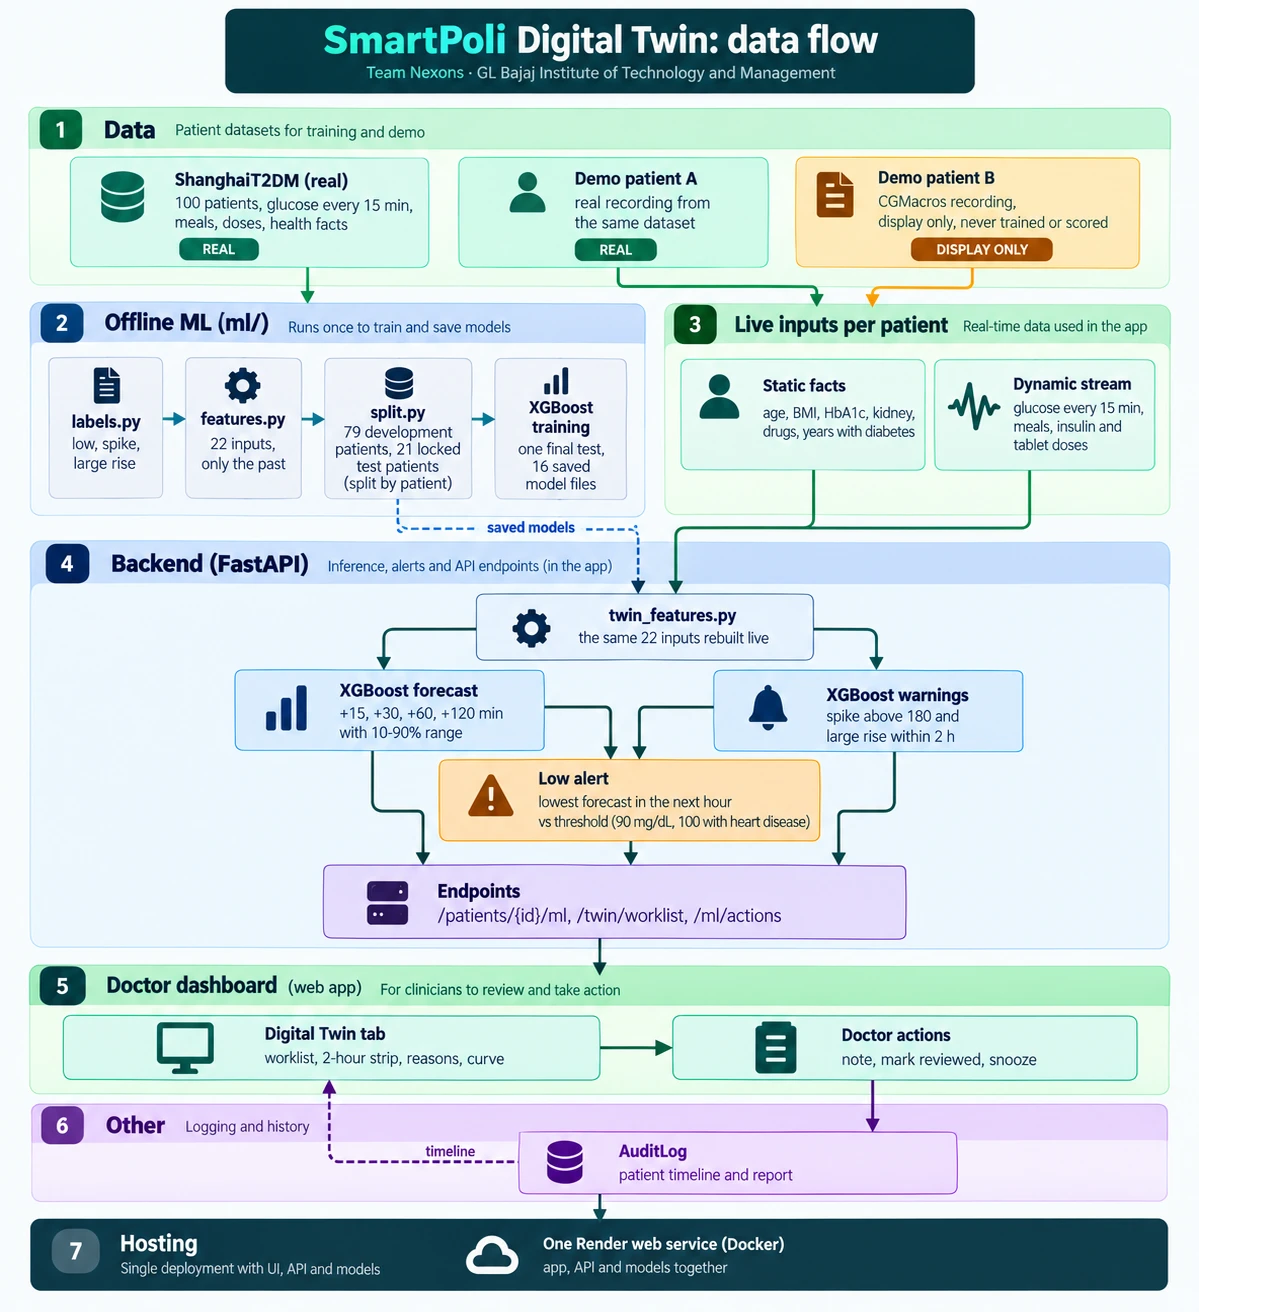
<file: docs/architecture/architecture.html>
<!doctype html><meta charset=utf-8><title>SmartPoli Digital Twin architecture</title><style>@page{size:1199px 1312px;margin:0}html,body{margin:0}img{display:block;width:1199px;height:1312px}</style><img src="architecture.png">
</file>
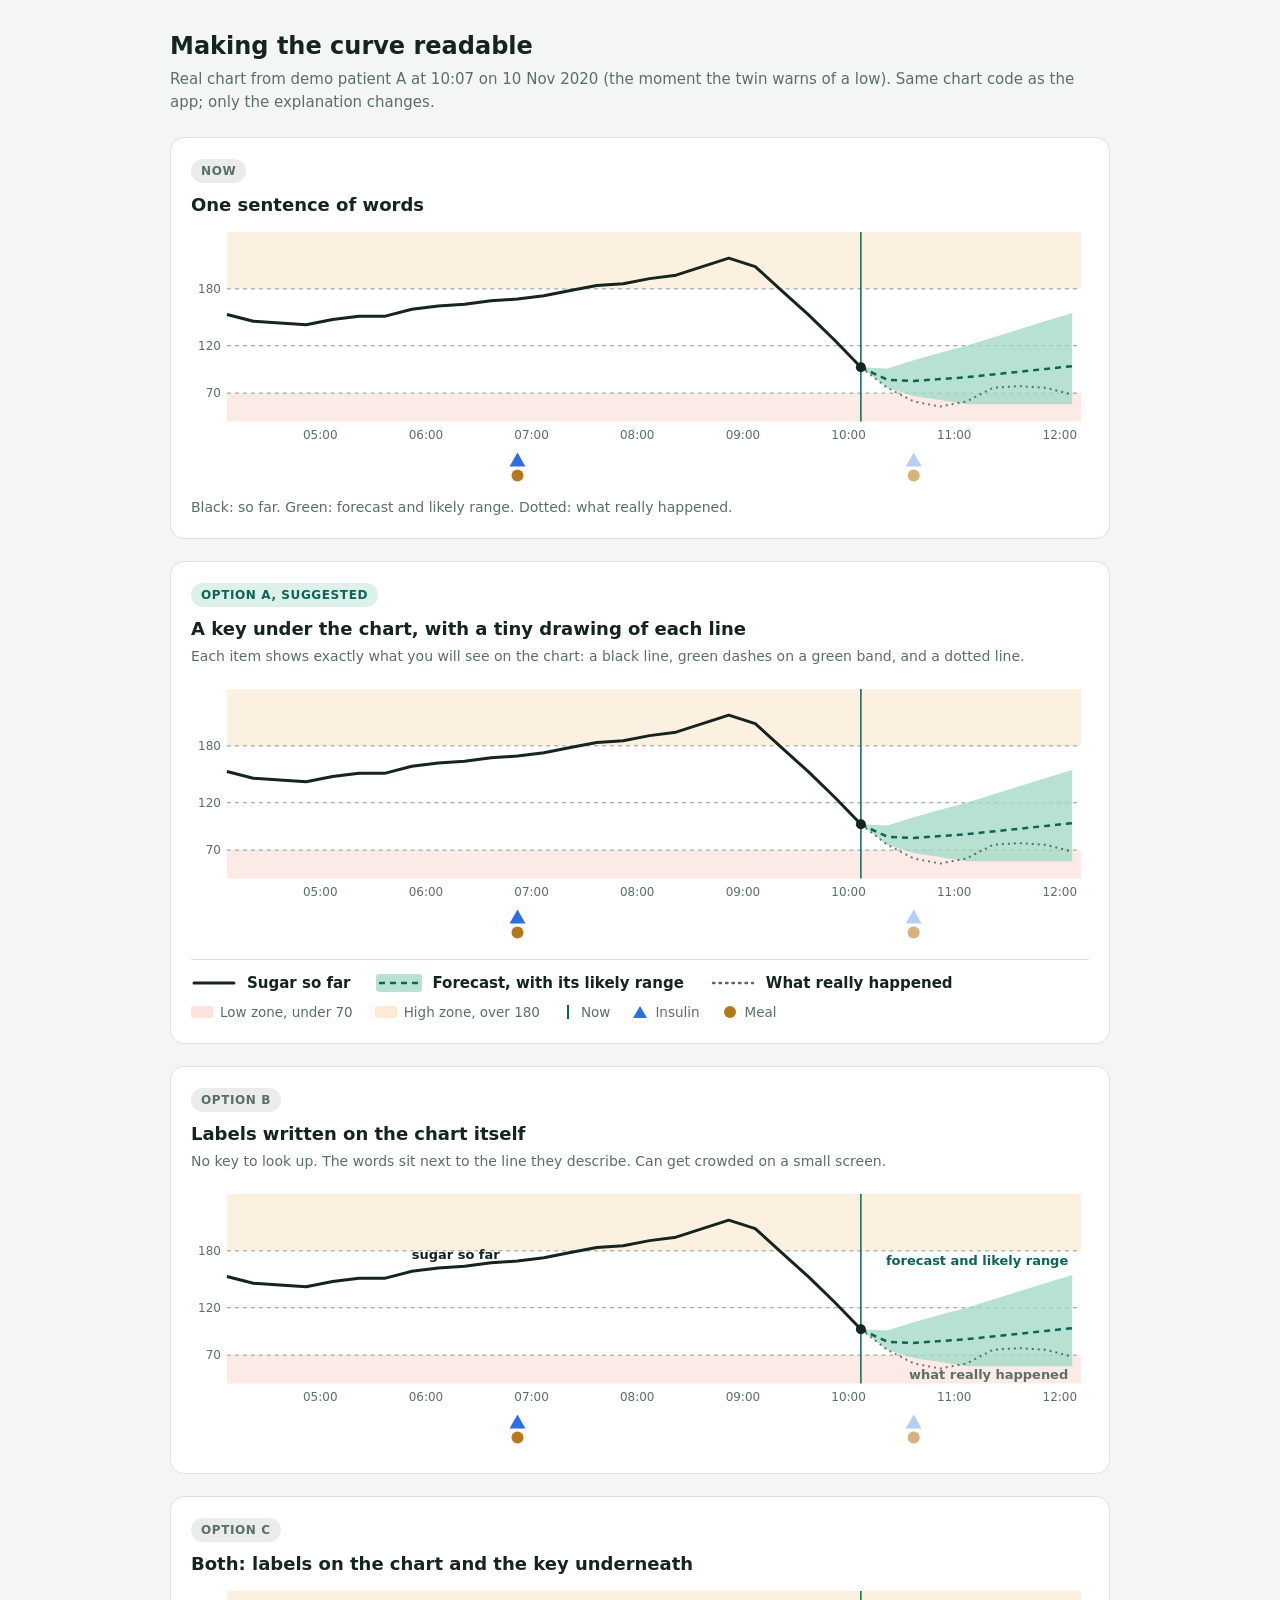
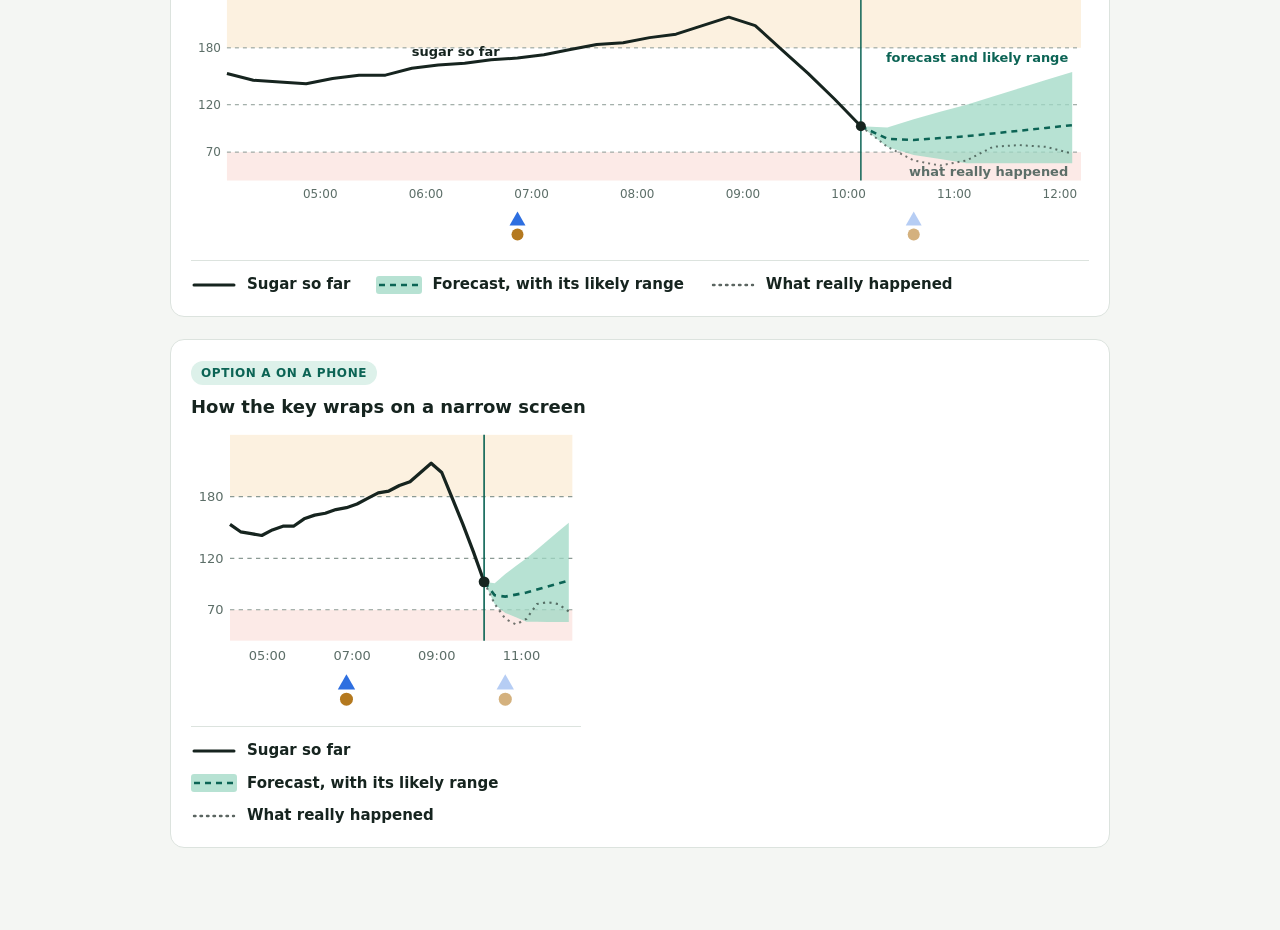
<file: ml/demo/curve_legend_mockup.html>
<!doctype html>
<html lang="en">
<head>
<meta charset="utf-8">
<meta name="viewport" content="width=device-width, initial-scale=1">
<title>Curve legend mockup</title>
<style>
  :root { --ink:#16241F; --ink-soft:#5C6E68; --paper:#F4F6F3; --line:#DCE3DE; --teal:#12876F; --teal-dark:#0C6455; --teal-soft:#DDF1EA; --radius:14px; }
  * { box-sizing: border-box; }
  body { margin:0; background:var(--paper); color:var(--ink); font-family: "Segoe UI", system-ui, -apple-system, Arial, sans-serif; line-height:1.5; }
  main { max-width: 980px; margin: 0 auto; padding: 28px 20px 60px; }
  h1 { font-size: 24px; margin: 0 0 4px; }
  .sub { color: var(--ink-soft); margin: 0 0 24px; font-size: 15px; }
  .tag { display:inline-block; font-size:12px; font-weight:700; letter-spacing:.6px; text-transform:uppercase; padding:3px 10px; border-radius:999px; background:#E9ECEA; color:var(--ink-soft); }
  .tag.rec { background:var(--teal-soft); color:var(--teal-dark); }
  .card { background:#fff; border:1px solid var(--line); border-radius:var(--radius); padding:20px; margin-bottom:22px; }
  .card h2 { font-size:18px; margin:8px 0 4px; }
  .note { color:var(--ink-soft); font-size:14px; margin:0 0 12px; }
  .chart svg { width:100%; height:auto; display:block; }
  .quiet { color:var(--ink-soft); font-size:14px; margin:6px 0 0; }
  .lg { display:flex; flex-wrap:wrap; gap:10px 26px; align-items:center; margin-top:10px; padding-top:12px; border-top:1px solid var(--line); }
  .it { display:inline-flex; align-items:center; gap:10px; font-size:15px; font-weight:600; color:var(--ink); }
  .it svg { flex:none; display:block; }
  .lg2 { display:flex; flex-wrap:wrap; gap:6px 22px; align-items:center; margin-top:8px; font-size:13.5px; color:var(--ink-soft); }
  .lg2 .it { font-size:13.5px; font-weight:500; color:var(--ink-soft); gap:7px; }
  .phone { max-width: 390px; }
  .row { display:grid; grid-template-columns: 1fr; gap:22px; }
</style>
</head>
<body>
<main>
  <h1>Making the curve readable</h1>
  <p class="sub">Real chart from demo patient A at 10:07 on 10 Nov 2020 (the moment the twin warns of a low). Same chart code as the app; only the explanation changes.</p>

  <div class="card">
    <span class="tag">Now</span>
    <h2>One sentence of words</h2>
    <div class="chart" data-v="now"></div>
    <p class="quiet">Black: so far. Green: forecast and likely range. Dotted: what really happened.</p>
  </div>

  <div class="card">
    <span class="tag rec">Option A, suggested</span>
    <h2>A key under the chart, with a tiny drawing of each line</h2>
    <p class="note">Each item shows exactly what you will see on the chart: a black line, green dashes on a green band, and a dotted line.</p>
    <div class="chart" data-v="a"></div>
    <div class="lg" id="lgA"></div>
    <div class="lg2" id="lgA2"></div>
  </div>

  <div class="card">
    <span class="tag">Option B</span>
    <h2>Labels written on the chart itself</h2>
    <p class="note">No key to look up. The words sit next to the line they describe. Can get crowded on a small screen.</p>
    <div class="chart" data-v="b"></div>
  </div>

  <div class="card">
    <span class="tag">Option C</span>
    <h2>Both: labels on the chart and the key underneath</h2>
    <div class="chart" data-v="c"></div>
    <div class="lg" id="lgC"></div>
  </div>

  <div class="card">
    <span class="tag rec">Option A on a phone</span>
    <h2>How the key wraps on a narrow screen</h2>
    <div class="phone">
      <div class="chart" data-v="a" data-w="360"></div>
      <div class="lg" id="lgP"></div>
    </div>
  </div>
</main>

<script>
const D = {"as_of": "2020-11-10T10:07:00", "current": 97.2, "range": {"start": "2020-11-09T11:22:00", "end": "2020-11-23T09:37:00"}, "headline": "Possible low in about 30 minutes", "focus": {"kind": "low", "tier": "alert"}, "low": {"tier": "alert", "text": "Sugar is 97 mg/dL and the forecast falls to about 83 mg/dL within 30 minutes.", "lowest": 82.8, "lowest_in_minutes": 30, "already_low": false, "alert_at_or_under": 100, "watch_at_or_under": 120, "reasons": [{"text": "The highest reading in the last hour was 203 mg/dL", "up": true, "weight": 100}, {"text": "Sugar fell 56 mg/dL in the last 30 minutes", "up": true, "weight": 58}, {"text": "A meal was logged 3.2 hours ago", "up": true, "weight": 30}, {"text": "Sugar is 97 mg/dL", "up": false, "weight": 19}]}, "high": {"tier": "watch", "chance_percent": 24, "text": "About 24 in 100 chance of going above 180 mg/dL in the next 2 hours.", "already_high": false, "minutes_above": 0, "reasons": [{"text": "Time of day", "up": true, "weight": 100}, {"text": "Age 74", "up": true, "weight": 69}, {"text": "Sugar fell 56 mg/dL in the last 30 minutes", "up": false, "weight": 69}, {"text": "Sugar is 97 mg/dL", "up": false, "weight": 54}]}, "large_rise_percent": 6, "forecast": [{"minutes_ahead": 15, "time": "2020-11-10T10:22:00", "mg_dl": 84.1, "low": 75.5, "high": 95.9}, {"minutes_ahead": 30, "time": "2020-11-10T10:37:00", "mg_dl": 82.8, "low": 67.0, "high": 104.8}, {"minutes_ahead": 45, "time": "2020-11-10T10:52:00", "mg_dl": 84.8, "low": 62.7, "high": 112.5}, {"minutes_ahead": 60, "time": "2020-11-10T11:07:00", "mg_dl": 86.8, "low": 58.3, "high": 120.1}, {"minutes_ahead": 75, "time": "2020-11-10T11:22:00", "mg_dl": 89.7, "low": 58.3, "high": 128.7}, {"minutes_ahead": 90, "time": "2020-11-10T11:37:00", "mg_dl": 92.6, "low": 58.2, "high": 137.3}, {"minutes_ahead": 105, "time": "2020-11-10T11:52:00", "mg_dl": 95.5, "low": 58.2, "high": 146.0}, {"minutes_ahead": 120, "time": "2020-11-10T12:07:00", "mg_dl": 98.4, "low": 58.2, "high": 154.6}], "history": [["2020-11-10T04:07:00", 153.0], ["2020-11-10T04:22:00", 145.8], ["2020-11-10T04:37:00", 144.0], ["2020-11-10T04:52:00", 142.2], ["2020-11-10T05:07:00", 147.6], ["2020-11-10T05:22:00", 151.2], ["2020-11-10T05:37:00", 151.2], ["2020-11-10T05:52:00", 158.4], ["2020-11-10T06:07:00", 162.0], ["2020-11-10T06:22:00", 163.8], ["2020-11-10T06:37:00", 167.4], ["2020-11-10T06:52:00", 169.2], ["2020-11-10T07:07:00", 172.8], ["2020-11-10T07:22:00", 178.2], ["2020-11-10T07:37:00", 183.6], ["2020-11-10T07:52:00", 185.4], ["2020-11-10T08:07:00", 190.8], ["2020-11-10T08:22:00", 194.4], ["2020-11-10T08:37:00", 203.4], ["2020-11-10T08:52:00", 212.4], ["2020-11-10T09:07:00", 203.4], ["2020-11-10T09:22:00", 178.2], ["2020-11-10T09:37:00", 153.0], ["2020-11-10T09:52:00", 126.0], ["2020-11-10T10:07:00", 97.2]], "events": [{"time": "2020-11-10T06:52:00", "kind": "meal", "text": "Cereal 100 g"}, {"time": "2020-11-10T06:52:00", "kind": "insulin", "text": "insulin glargine, 14 IU, Humulin 70/30, 12 IU"}, {"time": "2020-11-10T10:37:00", "kind": "meal", "text": "Water bamboo 60 g"}, {"time": "2020-11-10T10:37:00", "kind": "insulin", "text": "Humulin 70/30, 3 IU"}, {"time": "2020-11-10T10:37:00", "kind": "oral", "text": "voglibose 0.2 g"}], "what_really_happened": [["2020-11-10T10:22:00", 75.6], ["2020-11-10T10:37:00", 61.2], ["2020-11-10T10:52:00", 55.8], ["2020-11-10T11:07:00", 61.2], ["2020-11-10T11:22:00", 75.6], ["2020-11-10T11:37:00", 77.4], ["2020-11-10T11:52:00", 75.6], ["2020-11-10T12:07:00", 68.4]], "checks": ["Last insulin 3.2 hours ago (insulin glargine, 14 IU, Humulin 70/30, 12 IU)", "Last meal logged 3.2 hours ago", "This patient had 1 low in the readings so far (14 days on record)", "The sensor reads about 10 mg/dL above this patient's finger-prick checks, so real sugar may be lower."], "heart_note": true, "confidence": "ok", "confidence_reason": null, "model_version": "twin-1 (XGBoost, trained on ShanghaiT2DM)", "training_data": "ShanghaiT2DM (Zhao et al., Scientific Data 2023), 79 patients; checked on 21 patients it had never seen", "disclaimer": "Risk flag for the doctor, not a diagnosis or a treatment change.", "heart_rate": []};
const pad = (n) => String(n).padStart(2, '0');
const esc = (s) => String(s == null ? '' : s).replace(/&/g, '&amp;').replace(/</g, '&lt;').replace(/>/g, '&gt;').replace(/"/g, '&quot;');
function curveSvg(d, width, full) {
    const W = Math.max(300, Math.min(900, width)), L = full ? 36 : 6, R = 8, top = full ? 10 : 8, ch = full ? 190 : 104, H = full ? 250 : ch + top * 2;
    const hist = d.history.map((p) => [new Date(p[0]).getTime(), p[1]]);
    const now = new Date(d.as_of).getTime(), span = full ? 6 * 3600000 : 3 * 3600000, t0 = now - span, t1 = now + 125 * 60000;
    const X = (t) => L + (t - t0) / (t1 - t0) * (W - L - R);
    const Y = (v) => top + ch - (Math.max(40, Math.min(240, v)) - 40) / 200 * ch;
    let s = `<rect x="${L}" y="${Y(70)}" width="${W - L - R}" height="${Y(40) - Y(70)}" fill="#FBE2DD" opacity=".7"/><rect x="${L}" y="${Y(240)}" width="${W - L - R}" height="${Y(180) - Y(240)}" fill="#FBEBD3" opacity=".7"/>`;
    if (full) {
      [70, 120, 180].forEach((g) => { s += `<line x1="${L}" x2="${W - R}" y1="${Y(g)}" y2="${Y(g)}" stroke="#8B9A94" stroke-dasharray="4 4"/><text x="${L - 6}" y="${Y(g) + 4}" text-anchor="end" font-size="12" fill="#5C6E68">${g}</text>`; });
      for (let t = Math.ceil(t0 / 3600000) * 3600000; t <= t1; t += (W < 600 ? 2 : 1) * 3600000) s += `<text x="${X(t)}" y="${top + ch + 18}" text-anchor="middle" font-size="12" fill="#5C6E68">${pad(new Date(t).getHours())}:00</text>`;
    } else {
      [70, 180].forEach((g) => { s += `<line x1="${L}" x2="${W - R}" y1="${Y(g)}" y2="${Y(g)}" stroke="#8B9A94" stroke-dasharray="3 5" opacity=".6"/>`; });
    }
    const f = d.forecast, up = f.map((p) => `${X(new Date(p.time))},${Y(p.high)}`), dn = f.slice().reverse().map((p) => `${X(new Date(p.time))},${Y(p.low)}`);
    s += `<polygon points="${X(now)},${Y(d.current)} ${up.join(' ')} ${dn.join(' ')}" fill="#9FD9C5" opacity=".75"/><polyline fill="none" stroke="#0C6455" stroke-width="2.5" stroke-dasharray="6 5" points="${X(now)},${Y(d.current)} ${f.map((p) => `${X(new Date(p.time))},${Y(p.mg_dl)}`).join(' ')}"/>`;
    if (full && d.what_really_happened.length) s += `<polyline fill="none" stroke="#16241F" stroke-width="2" stroke-dasharray="2 4" opacity=".6" points="${X(now)},${Y(d.current)} ${d.what_really_happened.map((p) => `${X(new Date(p[0]))},${Y(p[1])}`).join(' ')}"/>`;
    s += `<polyline fill="none" stroke="#16241F" stroke-width="3" stroke-linejoin="round" points="${hist.filter((p) => p[0] >= t0).map((p) => `${X(p[0])},${Y(p[1])}`).join(' ')}"/><line x1="${X(now)}" x2="${X(now)}" y1="${top}" y2="${top + ch}" stroke="#0C6455" stroke-width="1.5"/><circle cx="${X(now)}" cy="${Y(d.current)}" r="5" fill="#16241F"/>`;
    if (!full) s += `<text x="${X(now) - 6}" y="${top + 12}" text-anchor="end" font-size="12" font-weight="700" fill="#0C6455">now</text>`;
    if (full) {
      const lane = top + ch + 40;
      d.events.forEach((e) => { const x = X(new Date(e.time)); if (x < L || x > W - R) return; const o = new Date(e.time).getTime() <= now ? 1 : .35; s += e.kind === 'insulin' ? `<path d="M${x} ${lane - 9} l8 14 h-16z" fill="#2E6FE0" opacity="${o}"><title>${esc(e.text)}</title></path>` : `<circle cx="${x}" cy="${lane + 14}" r="6" fill="#B4791F" opacity="${o}"><title>${esc(e.text)}</title></circle>`; });
    }
    return `<svg viewBox="0 0 ${W} ${full ? H + 20 : H}" role="img" aria-label="Sugar so far and the forecast with its likely range">${s}</svg>`;
  }

  
function curveSvgB(d, width, full) {
    const W = Math.max(300, Math.min(900, width)), L = full ? 36 : 6, R = 8, top = full ? 10 : 8, ch = full ? 190 : 104, H = full ? 250 : ch + top * 2;
    const hist = d.history.map((p) => [new Date(p[0]).getTime(), p[1]]);
    const now = new Date(d.as_of).getTime(), span = full ? 6 * 3600000 : 3 * 3600000, t0 = now - span, t1 = now + 125 * 60000;
    const X = (t) => L + (t - t0) / (t1 - t0) * (W - L - R);
    const Y = (v) => top + ch - (Math.max(40, Math.min(240, v)) - 40) / 200 * ch;
    let s = `<rect x="${L}" y="${Y(70)}" width="${W - L - R}" height="${Y(40) - Y(70)}" fill="#FBE2DD" opacity=".7"/><rect x="${L}" y="${Y(240)}" width="${W - L - R}" height="${Y(180) - Y(240)}" fill="#FBEBD3" opacity=".7"/>`;
    if (full) {
      [70, 120, 180].forEach((g) => { s += `<line x1="${L}" x2="${W - R}" y1="${Y(g)}" y2="${Y(g)}" stroke="#8B9A94" stroke-dasharray="4 4"/><text x="${L - 6}" y="${Y(g) + 4}" text-anchor="end" font-size="12" fill="#5C6E68">${g}</text>`; });
      for (let t = Math.ceil(t0 / 3600000) * 3600000; t <= t1; t += (W < 600 ? 2 : 1) * 3600000) s += `<text x="${X(t)}" y="${top + ch + 18}" text-anchor="middle" font-size="12" fill="#5C6E68">${pad(new Date(t).getHours())}:00</text>`;
    } else {
      [70, 180].forEach((g) => { s += `<line x1="${L}" x2="${W - R}" y1="${Y(g)}" y2="${Y(g)}" stroke="#8B9A94" stroke-dasharray="3 5" opacity=".6"/>`; });
    }
    const f = d.forecast, up = f.map((p) => `${X(new Date(p.time))},${Y(p.high)}`), dn = f.slice().reverse().map((p) => `${X(new Date(p.time))},${Y(p.low)}`);
    s += `<polygon points="${X(now)},${Y(d.current)} ${up.join(' ')} ${dn.join(' ')}" fill="#9FD9C5" opacity=".75"/><polyline fill="none" stroke="#0C6455" stroke-width="2.5" stroke-dasharray="6 5" points="${X(now)},${Y(d.current)} ${f.map((p) => `${X(new Date(p.time))},${Y(p.mg_dl)}`).join(' ')}"/>`;
    if (full && d.what_really_happened.length) s += `<polyline fill="none" stroke="#16241F" stroke-width="2" stroke-dasharray="2 4" opacity=".6" points="${X(now)},${Y(d.current)} ${d.what_really_happened.map((p) => `${X(new Date(p[0]))},${Y(p[1])}`).join(' ')}"/>`;
    s += `<polyline fill="none" stroke="#16241F" stroke-width="3" stroke-linejoin="round" points="${hist.filter((p) => p[0] >= t0).map((p) => `${X(p[0])},${Y(p[1])}`).join(' ')}"/><line x1="${X(now)}" x2="${X(now)}" y1="${top}" y2="${top + ch}" stroke="#0C6455" stroke-width="1.5"/><circle cx="${X(now)}" cy="${Y(d.current)}" r="5" fill="#16241F"/>`;
    if (!full) s += `<text x="${X(now) - 6}" y="${top + 12}" text-anchor="end" font-size="12" font-weight="700" fill="#0C6455">now</text>`;
    if (full) {
      const lane = top + ch + 40;
      d.events.forEach((e) => { const x = X(new Date(e.time)); if (x < L || x > W - R) return; const o = new Date(e.time).getTime() <= now ? 1 : .35; s += e.kind === 'insulin' ? `<path d="M${x} ${lane - 9} l8 14 h-16z" fill="#2E6FE0" opacity="${o}"><title>${esc(e.text)}</title></path>` : `<circle cx="${x}" cy="${lane + 14}" r="6" fill="#B4791F" opacity="${o}"><title>${esc(e.text)}</title></circle>`; });
    }
    const lastF = f[f.length - 1], lastT = d.what_really_happened.length ? d.what_really_happened[d.what_really_happened.length - 1] : null;
    const hp = hist.filter((p) => p[0] >= t0), mid = hp[Math.max(0, Math.floor(hp.length * 0.3))];
    s += `<text x="${X(mid[0])}" y="${Y(mid[1]) - 12}" font-size="13" font-weight="700" fill="#16241F">sugar so far</text>`;
    s += `<text x="${X(new Date(lastF.time)) - 4}" y="${Y(lastF.high) - 10}" text-anchor="end" font-size="13" font-weight="700" fill="#0C6455">forecast and likely range</text>`;
    if (lastT) s += `<text x="${X(new Date(lastT[0])) - 4}" y="${Y(lastT[1]) + 22}" text-anchor="end" font-size="13" font-weight="700" fill="#5C6E68">what really happened</text>`;
    return `<svg viewBox="0 0 ${W} ${full ? H + 20 : H}" role="img" aria-label="Sugar so far and the forecast with its likely range">${s}</svg>`;
  }

  

const KEY = `
  <span class="it"><svg width="46" height="14" viewBox="0 0 46 14" aria-hidden="true"><line x1="3" x2="43" y1="7" y2="7" stroke="#16241F" stroke-width="3" stroke-linecap="round"/></svg>Sugar so far</span>
  <span class="it"><svg width="46" height="20" viewBox="0 0 46 20" aria-hidden="true"><rect x="0" y="1" width="46" height="18" rx="3" fill="#9FD9C5" opacity=".75"/><line x1="3" x2="43" y1="10" y2="10" stroke="#0C6455" stroke-width="2.5" stroke-dasharray="6 5" stroke-linecap="butt"/></svg>Forecast, with its likely range</span>
  <span class="it"><svg width="46" height="14" viewBox="0 0 46 14" aria-hidden="true"><line x1="3" x2="43" y1="7" y2="7" stroke="#16241F" stroke-width="2.4" stroke-dasharray="1.5 5" stroke-linecap="round" opacity=".7"/></svg>What really happened</span>`;
const KEY2 = `
  <span class="it"><svg width="22" height="14" viewBox="0 0 22 14" aria-hidden="true"><rect x="0" y="1" width="22" height="12" rx="2" fill="#FBE2DD"/></svg>Low zone, under 70</span>
  <span class="it"><svg width="22" height="14" viewBox="0 0 22 14" aria-hidden="true"><rect x="0" y="1" width="22" height="12" rx="2" fill="#FBEBD3"/></svg>High zone, over 180</span>
  <span class="it"><svg width="12" height="16" viewBox="0 0 12 16" aria-hidden="true"><line x1="6" x2="6" y1="1" y2="15" stroke="#0C6455" stroke-width="2"/></svg>Now</span>
  <span class="it"><svg width="16" height="16" viewBox="0 0 16 16" aria-hidden="true"><path d="M8 2 l7 12 h-14z" fill="#2E6FE0"/></svg>Insulin</span>
  <span class="it"><svg width="16" height="16" viewBox="0 0 16 16" aria-hidden="true"><circle cx="8" cy="8" r="6" fill="#B4791F"/></svg>Meal</span>`;
document.getElementById('lgA').innerHTML = KEY; document.getElementById('lgA2').innerHTML = KEY2;
document.getElementById('lgC').innerHTML = KEY; document.getElementById('lgP').innerHTML = KEY;
document.querySelectorAll('.chart').forEach((el) => {
  const v = el.dataset.v, w = el.dataset.w ? +el.dataset.w : 900;
  el.innerHTML = (v === 'b' || v === 'c') ? curveSvgB(D, w, true) : curveSvg(D, w, true);
});
</script>
</body>
</html>
</file>
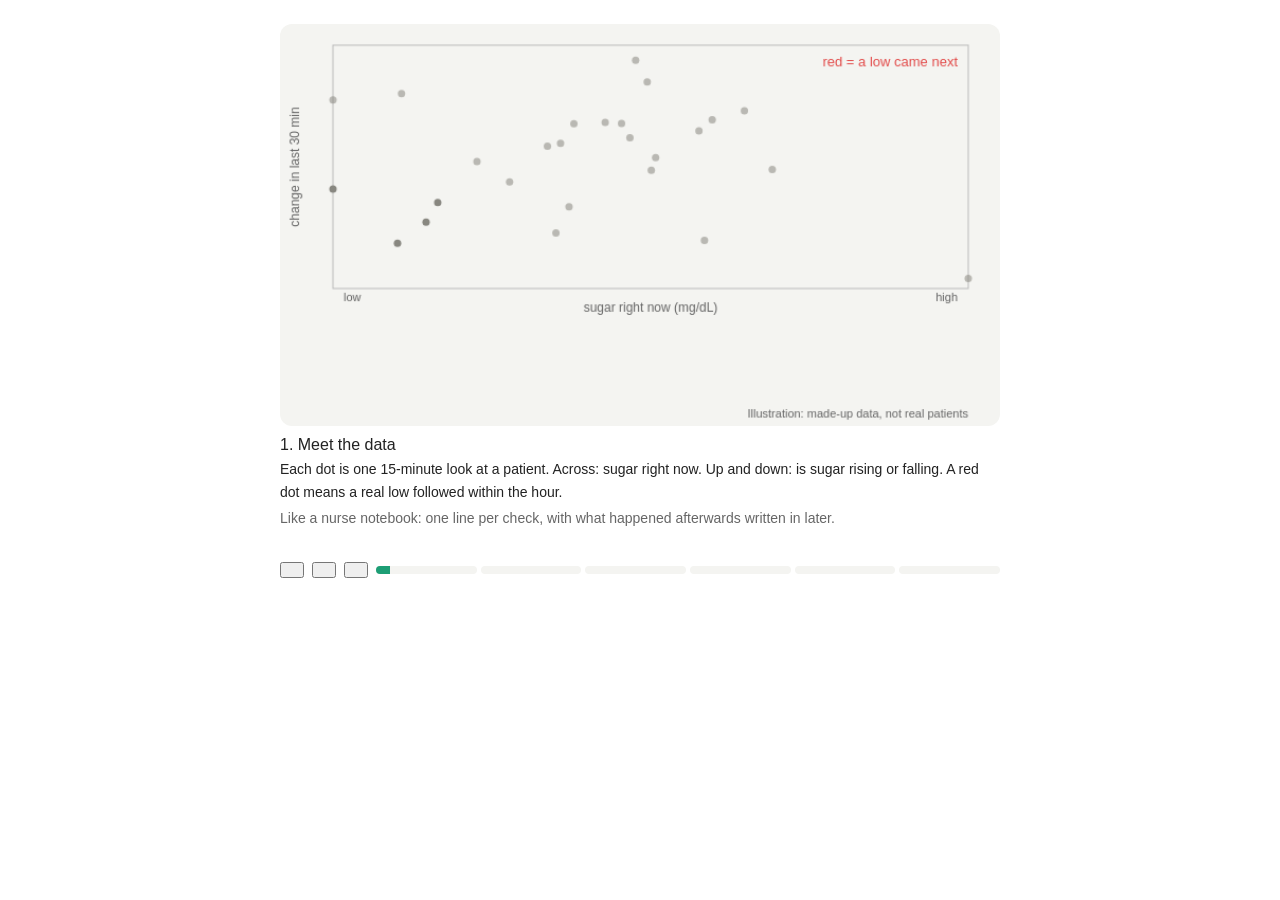
<file: ml/explainers/lightgbm_explainer.html>
<!doctype html><html><head><meta charset="utf-8"><meta name="viewport" content="width=device-width,initial-scale=1"><title>LightGBM explainer</title><style>:root{--surface-1:#f4f4f1;--text-primary:#222;--text-secondary:#666;--border-strong:#bbb}body{font-family:sans-serif;max-width:720px;margin:1rem auto;padding:0 1rem;color:#222}.sr-only{position:absolute;left:-9999px}@media(prefers-color-scheme:dark){:root{--surface-1:#2a2a28;--text-primary:#eee;--text-secondary:#aaa;--border-strong:#666}body{background:#1b1b1a;color:#eee}}button{padding:6px 10px}</style></head><body><h2 class="sr-only">Animated explainer: how a gradient-boosted tree model such as LightGBM learns, in six scenes with play, pause and step controls.</h2>
<div style="padding:.5rem 0">
<canvas id="cv" style="width:100%;display:block;border-radius:12px;background:var(--surface-1)"></canvas>
<div id="cap" style="min-height:118px;margin:10px 0 8px"></div>
<div style="display:flex;align-items:center;gap:8px">
<button id="prev" aria-label="Previous scene"><i class="ti ti-player-skip-back" aria-hidden="true"></i></button>
<button id="play" aria-label="Play or pause"><i class="ti ti-player-pause" aria-hidden="true"></i></button>
<button id="next" aria-label="Next scene"><i class="ti ti-player-skip-forward" aria-hidden="true"></i></button>
<div id="bar" style="flex:1;display:flex;gap:4px"></div>
</div>
</div>
<script>
var W=680,H=380,cv=document.getElementById('cv'),ctx=cv.getContext('2d'),dpr=window.devicePixelRatio||1;
cv.width=W*dpr;cv.height=H*dpr;ctx.scale(dpr,dpr);
var cs=getComputedStyle(document.documentElement);
function col(n,f){var v=(cs.getPropertyValue(n)||'').trim();return v||f}
var TX=col('--text-primary','#222'),TS=col('--text-secondary','#666'),BD=col('--border-strong','#bbb');
var RED='#E24B4A',GRY='#888780',TEAL='#1D9E75',AMB='#BA7517';
var seed=11;function rnd(){seed=(seed*16807)%2147483647;return seed/2147483647}
function gauss(){var u=rnd()||1e-9,v=rnd();return Math.sqrt(-2*Math.log(u))*Math.cos(2*Math.PI*v)}
function sig(z){return 1/(1+Math.exp(-z))}
function gen(n){var d=[];for(var i=0;i<n;i++){var s=Math.min(220,Math.max(60,130+gauss()*35)),c=Math.min(40,Math.max(-40,gauss()*15));var z=-1.6+0.04*(110-s)+0.05*(-c);d.push({s:s,c:c,y:rnd()<sig(z)?1:0})}return d}
var tr=gen(240),va=gen(300),N=tr.length,LAM=1,MINL=4,LR=0.1,R=100;
function fit(idx,F,depth){var g=idx.map(function(i){return tr[i].y-sig(F[i])}),h=idx.map(function(i){var p=sig(F[i]);return p*(1-p)});
var G=0,Hh=0;for(var k=0;k<g.length;k++){G+=g[k];Hh+=h[k]}
if(depth==0||idx.length<2*MINL)return{leaf:G/(Hh+LAM)};
var best=null;['s','c'].forEach(function(f){var o=idx.map(function(i,k){return k}).sort(function(a,b){return tr[idx[a]][f]-tr[idx[b]][f]});var gl=0,hl=0;
for(var j=0;j<o.length-1;j++){gl+=g[o[j]];hl+=h[o[j]];if(j+1<MINL||o.length-j-1<MINL)continue;var a=tr[idx[o[j]]][f],b=tr[idx[o[j+1]]][f];if(a==b)continue;var gr=G-gl,hr=Hh-hl;var gain=gl*gl/(hl+LAM)+gr*gr/(hr+LAM)-G*G/(Hh+LAM);if(!best||gain>best.gain)best={f:f,thr:(a+b)/2,gain:gain}}});
if(!best||best.gain<1e-6)return{leaf:G/(Hh+LAM)};
var L=[],Rr=[];idx.forEach(function(i){(tr[i][best.f]<=best.thr?L:Rr).push(i)});
return{f:best.f,thr:best.thr,gain:best.gain,l:fit(L,F,depth-1),r:fit(Rr,F,depth-1)}}
function pred(t,d){return t.leaf!==undefined?t.leaf:(d[t.f]<=t.thr?pred(t.l,d):pred(t.r,d))}
function loss(D,F){var a=0;for(var i=0;i<D.length;i++){var p=sig(F[i]);a-=D[i].y*Math.log(p)+(1-D[i].y)*Math.log(1-p)}return a/D.length}
var pos=tr.filter(function(d){return d.y}).length,base=Math.log(pos/(N-pos)),Ft=tr.map(function(){return base}),Fv=va.map(function(){return base});
var trees=[],Fsnap=[Ft.slice()],curve=[[loss(tr,Ft),loss(va,Fv)]];
for(var r=0;r<R;r++){var t=fit(tr.map(function(_,i){return i}),Ft,2);trees.push(t);Ft=Ft.map(function(f,i){return f+LR*pred(t,tr[i])});Fv=Fv.map(function(f,i){return f+LR*pred(t,va[i])});Fsnap.push(Ft.slice());curve.push([loss(tr,Ft),loss(va,Fv)])}
var bestR=0;curve.forEach(function(c,i){if(c[1]<curve[bestR][1])bestR=i});
var F0=tr.map(function(){return base}),p0=sig(base);
function X(s){return 50+(s-60)/160*600}function Y(c){return 250-(c+40)/80*230}
var K=40;function gainAt(f,thr){var gl=0,hl=0,G=0,Hh=0,nl=0;tr.forEach(function(d){var g=d.y-p0,h=p0*(1-p0);G+=g;Hh+=h;if(d[f]<=thr){gl+=g;hl+=h;nl++}});if(nl<MINL||N-nl<MINL)return 0;var gr=G-gl,hr=Hh-hl;return gl*gl/(hl+LAM)+gr*gr/(hr+LAM)-G*G/(Hh+LAM)}
var rng={s:[60,220],c:[-40,40]},gS=[],gC=[];for(var k=0;k<K;k++){gS.push(gainAt('s',rng.s[0]+(k+.5)/K*160));gC.push(gainAt('c',rng.c[0]+(k+.5)/K*80))}
var gMax=Math.max.apply(null,gS.concat(gC));
function ease(u){return u<.5?2*u*u:1-Math.pow(-2*u+2,2)/2}
function clamp(u,a,b){return Math.max(0,Math.min(1,(u-a)/(b-a)))}
function txt(s,x,y,c,sz,al){ctx.fillStyle=c||TX;ctx.font=(sz||13)+'px sans-serif';ctx.textAlign=al||'left';ctx.fillText(s,x,y)}
function frame(xl,yl){ctx.strokeStyle=BD;ctx.lineWidth=1;ctx.strokeRect(50,20,600,230);txt(xl||'sugar right now (mg/dL)',350,272,TS,12,'center');ctx.save();ctx.translate(18,135);ctx.rotate(-Math.PI/2);txt(yl||'change in last 30 min',0,0,TS,12,'center');ctx.restore();txt('low',60,262,TS,11);txt('high',640,262,TS,11,'right');txt('Illustration: made-up data, not real patients',650,372,TS,11,'right')}
function dot(x,y,r,c,a){ctx.globalAlpha=a==null?1:a;ctx.fillStyle=c;ctx.beginPath();ctx.arc(x,y,r,0,6.2832);ctx.fill();ctx.globalAlpha=1}
function dots(rf,cf,n){for(var i=0;i<(n==null?N:n);i++){var d=tr[i];dot(X(d.s),Y(d.c),rf?rf(d,i):3.5,cf?cf(d,i):(d.y?RED:GRY),d.y?1:.55)}}
function line(x1,y1,x2,y2,c,w){ctx.strokeStyle=c;ctx.lineWidth=w||2;ctx.beginPath();ctx.moveTo(x1,y1);ctx.lineTo(x2,y2);ctx.stroke()}
function pct(f,thr,side){var a=0,b=0;tr.forEach(function(d){if((d[f]<=thr)==side){b++;a+=d.y}});return b?Math.round(100*a/b):0}
var t1=trees[0];
function leaves(t,b,out){if(t.leaf!==undefined){out.push({b:b.slice(),v:t.leaf});return out}
var lo=b.slice(),hi=b.slice();if(t.f=='s'){lo[1]=t.thr;hi[0]=t.thr}else{lo[3]=t.thr;hi[2]=t.thr}leaves(t.l,lo,out);leaves(t.r,hi,out);return out}
function share(b){var a=0,n=0;tr.forEach(function(d){if(d.s>b[0]&&d.s<=b[1]&&d.c>b[2]&&d.c<=b[3]){n++;a+=d.y}});return n?Math.round(100*a/n):0}
function rect(b,c,al){var x1=X(b[0]),x2=X(b[1]),y1=Y(b[3]),y2=Y(b[2]);ctx.globalAlpha=al;ctx.fillStyle=c;ctx.fillRect(x1,y1,x2-x1,y2-y1);ctx.globalAlpha=1}
var ALL=[60,220,-40,40];
var S=[
{d:9000,t:'Meet the data',a:'Each dot is one 15-minute look at a patient. Across: sugar right now. Up and down: is sugar rising or falling. A red dot means a real low followed within the hour.',n:'Like a nurse notebook: one line per check, with what happened afterwards written in later.',
 f:function(u){frame();var n=Math.floor(ease(clamp(u,0,.6))*N);var rc=clamp(u,.65,.9);dots(null,function(d){return d.y&&rc>0?RED:GRY},n);if(rc>0)dots(function(d){return d.y?3.5+3*rc:0},function(){return RED},n);txt('red = a low came next',640,40,RED,13,'right')}},
{d:13000,t:'Tree 1: find the best question',a:'The computer tries every possible cut on each feature and scores how cleanly the cut separates red from grey. The highest point of the curve is the best cut.',n:'Like sorting laundry: it tries every way to make two piles and keeps the one where the colours separate best.',
 f:function(u){frame();dots();var m=Math.max.apply(null,gS)>=Math.max.apply(null,gC);var ps=clamp(u,0,.4),pc=clamp(u,.4,.8),lk=clamp(u,.82,1);
 if(u<.4){var x=X(60+ps*160);line(x,20,x,250,AMB,2)}else if(u<.82){var y=Y(-40+pc*80);line(50,y,650,y,AMB,2)}
 txt('split quality',50,300,TS,12);txt('cut on sugar',60,318,TS,11);txt('cut on trend',370,318,TS,11);
 [[gS,50,290,ps],[gC,360,290,pc]].forEach(function(o){ctx.strokeStyle=TEAL;ctx.lineWidth=2;ctx.beginPath();for(var k=0;k<K*o[3];k++){var x=o[1]+k/(K-1)*280,y=360-o[0][k]/gMax*55;if(k==0)ctx.moveTo(x,y);else ctx.lineTo(x,y)}ctx.stroke()});
 if(lk>0){ctx.globalAlpha=lk;var f=t1.f,th=t1.thr;if(f=='s'){var x=X(th);line(x,20,x,250,TX,3);var br=Math.round(100*pos/N);rect([60,th,-40,40],pct('s',th,true)>br?RED:TEAL,.12);rect([th,220,-40,40],pct('s',th,false)>br?RED:TEAL,.12);txt(pct('s',th,true)+'% red',X(th)/2+25,40,TX,13,'center');txt(pct('s',th,false)+'% red',(X(th)+650)/2,40,TX,13,'center')}else{var y=Y(th);line(50,y,650,y,TX,3);var br2=Math.round(100*pos/N);rect([60,220,-40,th],pct('c',th,true)>br2?RED:TEAL,.12);rect([60,220,th,40],pct('c',th,false)>br2?RED:TEAL,.12);txt(pct('c',th,true)+'% red',350,Y(th)+22,TX,13,'center');txt(pct('c',th,false)+'% red',350,Y(th)-12,TX,13,'center')}ctx.globalAlpha=1;txt('best cut: '+(t1.f=='s'?'sugar below '+Math.round(t1.thr):'trend below '+Math.round(t1.thr)),640,300,TX,13,'right')}}},
{d:11000,t:'Ask a second question inside each pile',a:'Each pile gets its own best cut, so we end up with four boxes. Each box shows how often red happens inside it. That share is the guess of the tree for any new dot that lands there.',n:'Like twenty questions, but only two questions deep.',
 f:function(u){frame();var all=leaves(t1,ALL,[]);var fl=clamp(u,.55,1);all.forEach(function(l){rect(l.b,l.v>0?RED:TEAL,.08+.16*fl*Math.min(1,Math.abs(l.v)*2))});
 dots();function draw(t,b,p){if(t.leaf!==undefined)return;var lo=b.slice(),hi=b.slice();if(t.f=='s'){var x=X(t.thr);line(x,Y(b[3]),x,Y(b[2]),TX,3*1);lo[1]=t.thr;hi[0]=t.thr}else{var y=Y(t.thr);line(X(b[0]),y,X(b[1]),y,TX,3);lo[3]=t.thr;hi[2]=t.thr}draw(t.l,lo);draw(t.r,hi)}
 var g=clamp(u,0,.2);if(t1.f=='s'){line(X(t1.thr),20,X(t1.thr),20+230*g,TX,3)}else{line(50,Y(t1.thr),50+600*g,Y(t1.thr),TX,3)}
 var kids=clamp(u,.2,.55);ctx.save();ctx.beginPath();ctx.rect(0,0,W,H);ctx.clip();if(kids>0){[t1.l,t1.r].forEach(function(ch,i){if(ch.leaf!==undefined)return;var b=ALL.slice();if(t1.f=='s'){if(i==0)b[1]=t1.thr;else b[0]=t1.thr}else{if(i==0)b[3]=t1.thr;else b[2]=t1.thr}if(ch.f=='s'){var x=X(ch.thr);line(x,Y(b[3]),x,Y(b[3])+(Y(b[2])-Y(b[3]))*kids,TX,3)}else{var y=Y(ch.thr);line(X(b[0]),y,X(b[0])+(X(b[1])-X(b[0]))*kids,y,TX,3)}})}ctx.restore();
 if(fl>0){ctx.globalAlpha=fl;all.forEach(function(l){var cx=(X(l.b[0])+X(l.b[1]))/2,cy=(Y(l.b[3])+Y(l.b[2]))/2;txt(share(l.b)+'% red',cx,cy,TX,14,'center')});ctx.globalAlpha=1}}},
{d:11000,t:'Mistakes get a second chance',a:'One tree is weak. The next tree is trained on what the earlier trees still get wrong. Big dot = big mistake. Watch the big red dots shrink as trees are added.',n:'Like a study group: each new member concentrates on the questions the group still gets wrong.',
 f:function(u){frame();var k=1+Math.round(ease(u)*24);var F=Fsnap[k];dots(function(d,i){return 2.5+12*Math.abs(d.y-sig(F[i]))},null);txt('trees added: '+k,640,40,TX,14,'right');txt('dot size = how wrong the model still is',640,60,TS,12,'right')}},
{d:11000,t:'Add the votes, then turn the total into a percentage',a:'Each tree nudges the score of one moment up or down. Add all the nudges to the starting score. The total is converted into a probability between 0 and 100%.',n:'Like judges at a competition: each adds or subtracts a few points, and the final tally becomes the verdict.',
 f:function(u){var hi=0;for(var i=0;i<N;i++){if(tr[i].y&&tr[i].s<95&&tr[i].c<-6){hi=i;break}}var d=tr[hi],T=40,run=[base];for(var k=0;k<T;k++)run.push(run[k]+LR*pred(trees[k],d));
 var yy=function(v){return 300-(v+3)/5*270};ctx.strokeStyle=BD;ctx.strokeRect(50,20,520,290);txt('score (log-odds)',60,38,TS,12);txt('trees added ->',60,334,TS,12);
 line(50,yy(0),570,yy(0),BD,1);txt('0',42,yy(0)+4,TS,11,'right');var n=Math.floor(ease(clamp(u,0,.8))*T);
 for(var k=0;k<n;k++){var x=62+k*12.5,v0=run[k],v1=run[k+1];ctx.fillStyle=v1>=v0?RED:TEAL;ctx.globalAlpha=.8;ctx.fillRect(x,Math.min(yy(v0),yy(v1)),9,Math.max(2,Math.abs(yy(v0)-yy(v1))));ctx.globalAlpha=1}
 txt('start: '+Math.round(100*sig(base))+'% (the overall rate)',62,yy(base)-8,TS,12);
 var tot=run[n],pb=sig(tot);txt('score '+tot.toFixed(2),300,60,TX,14);line(600,40,600,310,BD,8);ctx.fillStyle=RED;ctx.fillRect(595,310-270*pb,10,270*pb);txt(Math.round(pb*100)+'%',600,332,TX,16,'center');txt('chance of low',600,352,TS,11,'center');txt('this moment really was followed by a '+(d.y?'low':'safe hour'),62,365,TS,12);txt('Illustration: made-up data',650,372,TS,11,'right')}},
{d:12000,t:'Know when to stop',a:'Keep adding trees and the score on practice moments keeps improving. But on moments from patients it has never seen, it gets worse after a point: the model is memorising. We stop at the best point.',n:'Like cramming: past a point you learn the quirks of the practice paper, not the subject.',
 f:function(u){var mn=1e9,mx=0;curve.forEach(function(c){mn=Math.min(mn,c[0],c[1]);mx=Math.max(mx,c[0],c[1])});var xx=function(r){return 60+r/R*580},yy=function(v){return 320-(v-mn)/(mx-mn)*280};
 ctx.strokeStyle=BD;ctx.strokeRect(60,30,580,290);txt('error (lower is better)',68,48,TS,12);txt('trees added ->',640,342,TS,12,'right');var n=Math.floor(clamp(u,0,.8)*R);
 [[0,TEAL,'practice moments'],[1,AMB,'unseen patients']].forEach(function(o,j){ctx.strokeStyle=o[1];ctx.lineWidth=2.5;ctx.beginPath();for(var r=0;r<=n;r++){var x=xx(r),y=yy(curve[r][o[0]]);if(r==0)ctx.moveTo(x,y);else ctx.lineTo(x,y)}ctx.stroke();txt(o[2],350,70+j*18,o[1],13)});
 if(u>.82){var a=clamp(u,.82,.95);ctx.globalAlpha=a;line(xx(bestR),30,xx(bestR),320,TX,2);txt('stop here: '+bestR+' trees',xx(bestR)+8,110,TX,14);txt('memorising ->',xx(60),yy(curve[60][1])-14,AMB,13);ctx.globalAlpha=1}txt('Illustration: made-up data',650,372,TS,11,'right')}}
];
var si=0,st=0,playing=true,last=null;
var bar=document.getElementById('bar'),capEl=document.getElementById('cap'),segs=[];
S.forEach(function(s,i){var b=document.createElement('div');b.style.cssText='flex:1;height:8px;border-radius:4px;background:var(--surface-1);cursor:pointer;overflow:hidden;position:relative';var f=document.createElement('div');f.style.cssText='height:100%;width:0;background:'+TEAL;b.appendChild(f);b.title=s.t;b.onclick=function(){go(i)};bar.appendChild(b);segs.push(f)});
function setCap(){var s=S[si];capEl.innerHTML='<div style="font-size:16px;font-weight:500;margin-bottom:4px">'+(si+1)+'. '+s.t+'</div><div style="font-size:14px;line-height:1.6">'+s.a+'</div><div style="font-size:14px;line-height:1.6;color:var(--text-secondary);margin-top:4px">'+s.n+'</div>'}
function go(i){si=Math.max(0,Math.min(S.length-1,i));st=0;setCap()}
document.getElementById('prev').onclick=function(){go(si-1)};document.getElementById('next').onclick=function(){go(si+1)};
var pb=document.getElementById('play');pb.onclick=function(){playing=!playing;if(playing&&si==S.length-1&&st>=S[si].d)go(0);pb.innerHTML='<i class="ti ti-player-'+(playing?'pause':'play')+'" aria-hidden="true"></i>'};
function tick(ts){if(last==null)last=ts;var dt=ts-last;last=ts;if(playing){st+=dt;if(st>=S[si].d){if(si<S.length-1){go(si+1)}else{st=S[si].d;playing=false;pb.innerHTML='<i class="ti ti-player-play" aria-hidden="true"></i>'}}}
ctx.clearRect(0,0,W,H);S[si].f(Math.min(1,st/S[si].d));segs.forEach(function(f,i){f.style.width=(i<si?100:i==si?Math.min(100,100*st/S[i].d):0)+'%'});requestAnimationFrame(tick)}
setCap();requestAnimationFrame(tick);
</script>
</body></html>
</file>
